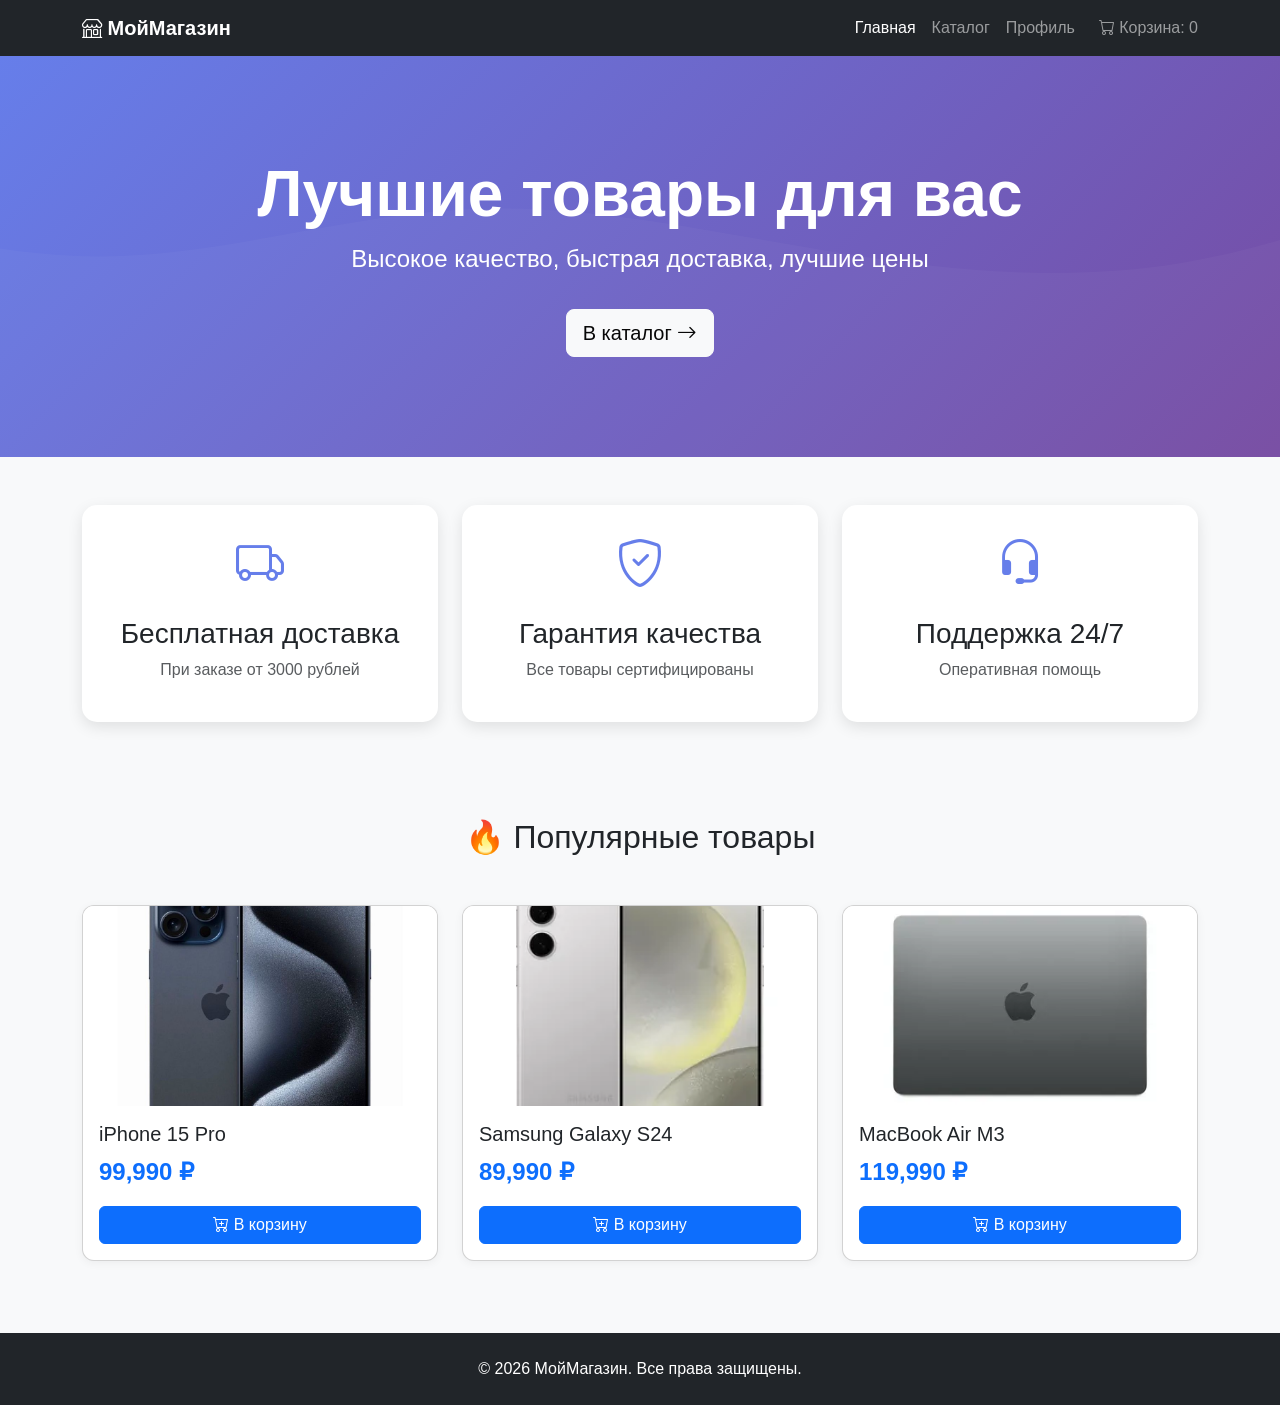
<file: index.html>
<!DOCTYPE html>
<html lang="ru">
<head>
    <meta charset="UTF-8">
    <meta name="viewport" content="width=device-width, initial-scale=1.0">
    <title>Главная | МойМагазин</title>
    <!-- Bootstrap CSS -->
    <link href="https://cdn.jsdelivr.net/npm/bootstrap@5.3.0/dist/css/bootstrap.min.css" rel="stylesheet">
    <!-- Bootstrap Icons -->
    <link rel="stylesheet" href="https://cdn.jsdelivr.net/npm/bootstrap-icons@1.11.0/font/bootstrap-icons.css">
    <!-- Кастомный CSS -->
    <link rel="stylesheet" href="style.css">
</head>
<body>
    <!-- Навигация -->
    <nav class="navbar navbar-expand-lg navbar-dark bg-dark sticky-top">
        <div class="container">
            <a class="navbar-brand fw-bold" href="index.html">
                <i class="bi bi-shop"></i> МойМагазин
            </a>
            <button class="navbar-toggler" type="button" data-bs-toggle="collapse" data-bs-target="#navbarNav">
                <span class="navbar-toggler-icon"></span>
            </button>
            <div class="collapse navbar-collapse" id="navbarNav">
                <ul class="navbar-nav ms-auto">
                    <li class="nav-item"><a class="nav-link active" href="index.html">Главная</a></li>
                    <li class="nav-item"><a class="nav-link" href="catalog.html">Каталог</a></li>
                    <li class="nav-item"><a class="nav-link" href="profile.html">Профиль</a></li>
                </ul>
                <span class="navbar-text ms-3" id="cartCounter">
                    <i class="bi bi-cart"></i> Корзина: <span id="cartCount">0</span>
                </span>
            </div>
        </div>
    </nav>

    <!-- Hero секция -->
    <section class="hero-section text-center">
        <div class="container">
            <h1 class="display-3 fw-bold animate-title">Лучшие товары для вас</h1>
            <p class="lead fs-4">Высокое качество, быстрая доставка, лучшие цены</p>
            <a href="catalog.html" class="btn btn-light btn-lg mt-3">
                В каталог <i class="bi bi-arrow-right"></i>
            </a>
        </div>
    </section>

    <!-- Преимущества -->
    <div class="container py-5">
        <div class="row text-center g-4">
            <div class="col-md-4">
                <div class="feature-card p-4">
                    <i class="bi bi-truck feature-icon"></i>
                    <h3 class="mt-3">Бесплатная доставка</h3>
                    <p class="text-muted">При заказе от 3000 рублей</p>
                </div>
            </div>
            <div class="col-md-4">
                <div class="feature-card p-4">
                    <i class="bi bi-shield-check feature-icon"></i>
                    <h3 class="mt-3">Гарантия качества</h3>
                    <p class="text-muted">Все товары сертифицированы</p>
                </div>
            </div>
            <div class="col-md-4">
                <div class="feature-card p-4">
                    <i class="bi bi-headset feature-icon"></i>
                    <h3 class="mt-3">Поддержка 24/7</h3>
                    <p class="text-muted">Оперативная помощь</p>
                </div>
            </div>
        </div>
    </div>

    <!-- Популярные товары -->
    <div class="container py-5 bg-light">
        <h2 class="text-center mb-5">🔥 Популярные товары</h2>
        <div class="row" id="popularProducts">
            <!-- Товары будут загружены через JS -->
        </div>
    </div>

    <!-- Подвал -->
    <footer class="bg-dark text-white py-4">
        <div class="container text-center">
            <p class="mb-0">&copy; 2026 МойМагазин. Все права защищены.</p>
        </div>
    </footer>

    <!-- Bootstrap JS -->
    <script src="https://cdn.jsdelivr.net/npm/bootstrap@5.3.0/dist/js/bootstrap.bundle.min.js"></script>
    <!-- Кастомный JS -->
    <script src="main.js"></script>
</body>
</html>
</file>
<file: style.css>
/* ============================================
   GLOBAL STYLES
   ============================================ */
* {
    margin: 0;
    padding: 0;
    box-sizing: border-box;
}

body {
    font-family: 'Segoe UI', Tahoma, Geneva, Verdana, sans-serif;
    background-color: #f8f9fa;
    min-height: 100vh;
    display: flex;
    flex-direction: column;
}

body > .container {
    flex: 1;
}

/* ============================================
   HERO SECTION
   ============================================ */
.hero-section {
    background: linear-gradient(135deg, #667eea 0%, #764ba2 100%);
    color: white;
    padding: 100px 0;
    position: relative;
    overflow: hidden;
}

.hero-section::before {
    content: '';
    position: absolute;
    top: 0;
    left: 0;
    right: 0;
    bottom: 0;
    background: url('data:image/svg+xml,<svg xmlns="http://www.w3.org/2000/svg" viewBox="0 0 1440 320"><path fill="rgba(255,255,255,0.1)" d="M0,96L48,112C96,128,192,160,288,160C384,160,480,128,576,122.7C672,117,768,139,864,154.7C960,171,1056,181,1152,165.3C1248,149,1344,107,1392,85.3L1440,64L1440,320L1392,320C1344,320,1248,320,1152,320C1056,320,960,320,864,320C768,320,672,320,576,320C480,320,384,320,288,320C192,320,96,320,48,320L0,320Z"></path></svg>') no-repeat bottom;
    background-size: cover;
    opacity: 0.3;
}

.animate-title {
    animation: fadeInUp 1s ease-out;
}

@keyframes fadeInUp {
    from {
        opacity: 0;
        transform: translateY(30px);
    }
    to {
        opacity: 1;
        transform: translateY(0);
    }
}

/* ============================================
   FEATURE CARDS
   ============================================ */
.feature-card {
    background: white;
    border-radius: 15px;
    transition: all 0.3s ease;
    box-shadow: 0 5px 15px rgba(0,0,0,0.1);
}

.feature-card:hover {
    transform: translateY(-10px);
    box-shadow: 0 15px 30px rgba(0,0,0,0.15);
}

.feature-icon {
    font-size: 3rem;
    color: #667eea;
}

/* ============================================
   PRODUCT CARDS
   ============================================ */
.product-card {
    background: white;
    border-radius: 12px;
    overflow: hidden;
    transition: all 0.3s ease;
    box-shadow: 0 2px 10px rgba(0,0,0,0.05);
}

.product-card:hover {
    transform: translateY(-5px);
    box-shadow: 0 10px 25px rgba(0,0,0,0.1);
}

.product-image {
    height: 200px;
    object-fit: cover;
    width: 100%;
    transition: transform 0.3s ease;
}

.product-card:hover .product-image {
    transform: scale(1.05);
}

.product-price {
    font-size: 1.5rem;
    font-weight: bold;
    color: #0d6efd;
}

.old-price {
    text-decoration: line-through;
    color: #6c757d;
    font-size: 0.9rem;
    margin-left: 10px;
}

.discount-badge {
    position: absolute;
    top: 10px;
    right: 10px;
    background: #dc3545;
    color: white;
    padding: 5px 10px;
    border-radius: 20px;
    font-size: 0.8rem;
    font-weight: bold;
}

/* ============================================
   CART ANIMATION
   ============================================ */
@keyframes cartBump {
    0% { transform: scale(1); }
    50% { transform: scale(1.2); }
    100% { transform: scale(1); }
}

.cart-bump {
    animation: cartBump 0.3s ease;
}

/* ============================================
   DARK THEME
   ============================================ */
body.dark-theme {
    background-color: #1a1a2e;
    color: #eee;
}

body.dark-theme .card,
body.dark-theme .feature-card,
body.dark-theme .product-card {
    background-color: #16213e;
    color: #eee;
}

body.dark-theme .bg-light {
    background-color: #0f3460 !important;
}

body.dark-theme .text-muted {
    color: #adb5bd !important;
}

/* ============================================
   RESPONSIVE
   ============================================ */
@media (max-width: 768px) {
    .hero-section {
        padding: 60px 0;
    }
    
    .hero-section h1 {
        font-size: 1.8rem;
    }
    
    .feature-icon {
        font-size: 2rem;
    }
    
    .product-price {
        font-size: 1.2rem;
    }
}

/* ============================================
   UTILITIES
   ============================================ */
.cursor-pointer {
    cursor: pointer;
}

.transition-all {
    transition: all 0.3s ease;
}

.btn-cart {
    position: relative;
    overflow: hidden;
}

.btn-cart::after {
    content: '';
    position: absolute;
    top: 50%;
    left: 50%;
    width: 0;
    height: 0;
    background: rgba(255,255,255,0.3);
    border-radius: 50%;
    transform: translate(-50%, -50%);
    transition: width 0.3s, height 0.3s;
}

.btn-cart:active::after {
    width: 100%;
    height: 100%;
}
</file>
